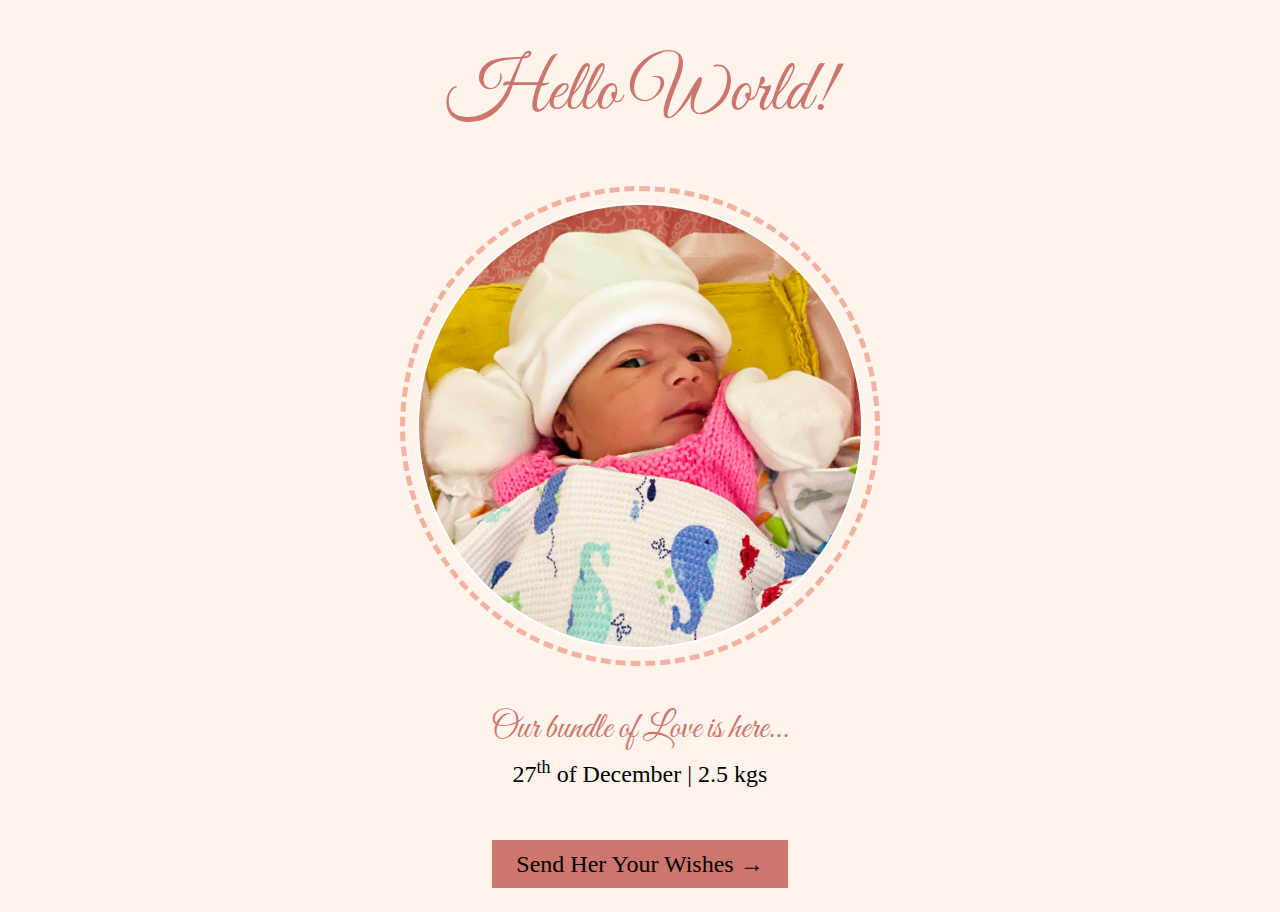
<file: welcome-baby/index.html>
<!DOCTYPE html>
<html>
  <head>
    <meta charset="utf-8" />
    <meta
      name="viewport"
      content="width=device-width, initial-scale=1, user-scalable=no"
    />

    <title>Welcome Baby</title>
    <meta
      name="description"
      content="The Punjabi family has been blessed with a beautiful baby girl. Send your love and wishes."
    />

    <link
      rel="stylesheet"
      href="https://fonts.googleapis.com/css?family=Great+Vibes&display=swap"
    />
    <link rel="stylesheet" href="normalize.css" />
    <link rel="stylesheet" href="styles.css" />
  </head>
  <body>
    <main>
      <section id="intro">
        <h1 class="intro__title">Hello World!</h1>

        <div class="intro__pics">
          <img src="media/playing.jpg" alt="" />
        </div>

        <h3 class="intro__description">Our bundle of Love is here...</h3>
        <p class="intro__info">27<sup>th</sup> of December | 2.5 kgs</p>

        <button type="button" class="intro__button toggle-messenger">
          Send Her Your Wishes &rarr;
        </button>
      </section>

      <section id="messenger">
        <p class="toggle-messenger">&larr; Back</p>

        <h2 class="messenger__title">Send Your Wishes!</h2>
        <p class="messenger__description">
          Baby will see them when she has learnt her ABCs.
        </p>

        <form>
          <label>
            <div>Name</div>
            <input type="text" name="name" required maxlength="16" />
          </label>

          <label>
            <div>Message</div>
            <textarea name="message" required maxlength="512"></textarea>
          </label>

          <button type="submit">Send &rarr;</button>
        </form>
      </section>
    </main>

    <script type="text/javascript" src="scripts.js"></script>
  </body>
</html>
</file>
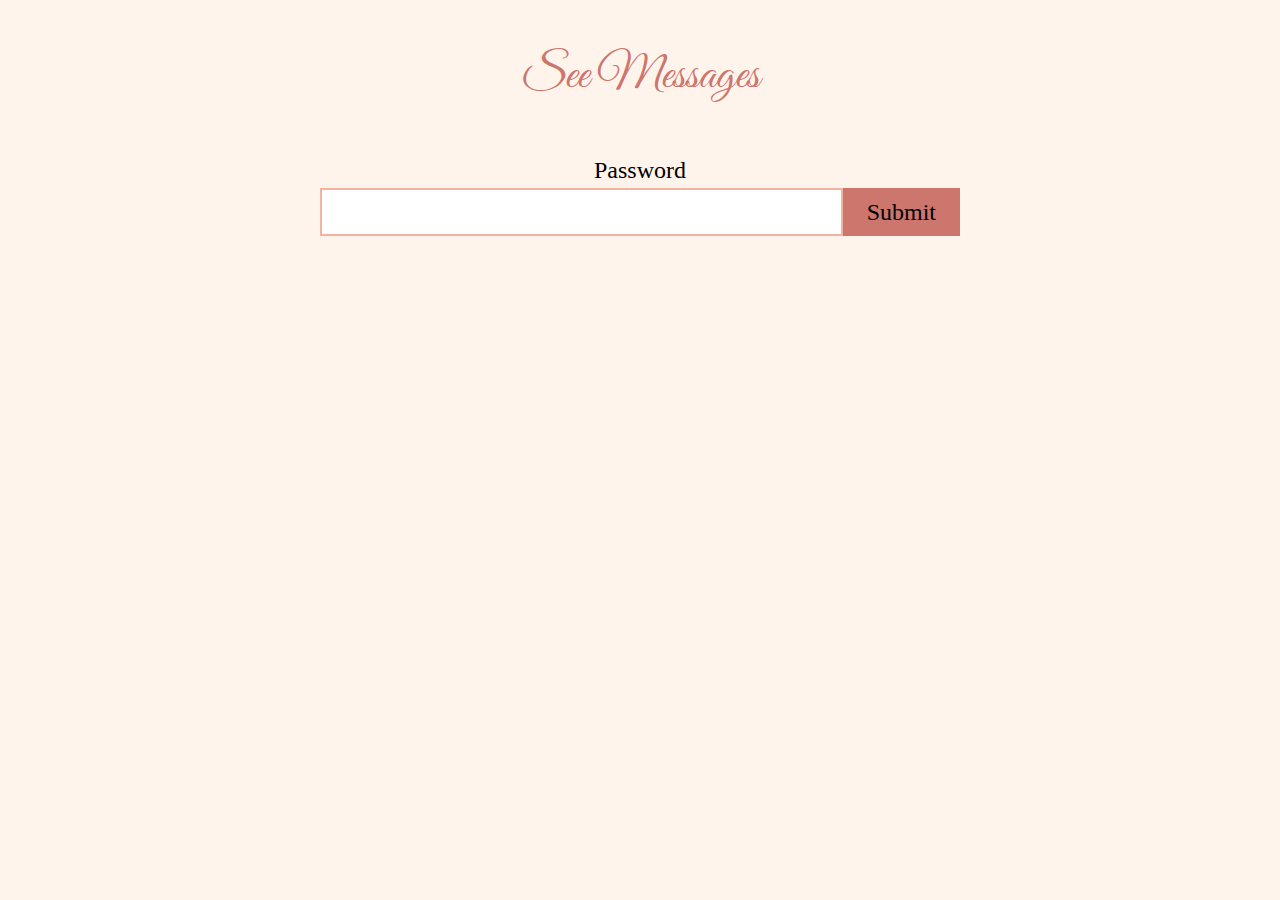
<file: welcome-baby/see-messages/index.html>
<!DOCTYPE html>
<html>
  <head>
    <meta charset="utf-8" />
    <meta
      name="viewport"
      content="width=device-width, initial-scale=1, user-scalable=no"
    />

    <title>See Messages - Welcome Baby</title>
    <meta
      name="description"
      content="See the messages that have been sent for the baby."
    />

    <link
      rel="stylesheet"
      href="https://fonts.googleapis.com/css?family=Great+Vibes&display=swap"
    />
    <link rel="stylesheet" href="../normalize.css" />
    <link rel="stylesheet" href="../styles.css" />
  </head>
  <body>
    <main>
      <section id="intro">
        <h2 class="intro__title">See Messages</h2>

        <form>
          <label>
            Password
            <div class="input-with-button">
              <input type="password" name="password" required />
              <button type="submit">Submit</button>
            </div>
          </label>
        </form>
      </section>

      <section id="messages"></section>
    </main>

    <script type="text/javascript" src="./scripts.js"></script>
  </body>
</html>
</file>
<file: welcome-baby/styles.css>
/*===============
 - GENERIC
===============*/
*,
*::after,
*::before {
  box-sizing: border-box;
}

html {
  background: #fff4eb;
  color: #000;
  font-family: 'Times New Roman', Times, serif;
  font-size: 24px;
  line-height: 1.5;
}

body {
  padding: 0 1rem;
  text-align: center;
}

body.isBusy::before {
  content: '';
  display: block;
  height: 100%;
  left: 0;
  position: fixed;
  top: 0;
  width: 100%;
  z-index: 9;
}

@keyframes rotate {
  100% {
    transform: rotate(360deg);
  }
}

body.isBusy::after {
  animation: rotate 1s linear infinite;
  border: 5px solid #cd766d;
  border-top-color: transparent;
  border-radius: 50%;
  content: '';
  display: block;
  height: 20vh;
  left: 50%;
  margin: -10vh 0 0 -10vh;
  position: fixed;
  top: 50%;
  width: 20vh;
  z-index: 99;
}

h1,
h2,
h3 {
  color: #cd766d;
  font-family: 'Great Vibes', cursive;
  font-weight: 400;
}

h1 {
  font-size: 3rem;
  line-height: 1.25;
}

h2 {
  font-size: 2rem;
}

h3 {
  font-size: 1.5rem;
}

img {
  height: auto;
  max-width: 100%;
  vertical-align: middle;
  width: auto;
}

input,
textarea {
  border: 2px solid #f2b3a2;
  box-shadow: none;
  display: block;
  font-family: inherit;
  font-size: inherit;
  padding: 0.5rem;
  width: 100%;
}

input {
  height: 2rem;
}

textarea {
  height: 5rem;
  resize: none;
}

button {
  background: #cd766d;
  border: none;
  display: inline-block;
  line-height: 1;
  margin: 1rem 0;
  padding: 0.5rem 1rem;
}

/*===============
- SEE MESSAGES
===============*/
.input-with-button {
  display: flex;
}

.input-with-button button {
  flex-shrink: 0;
  margin: 0;
}

#messages {
  padding: 0.5rem 0;
}

#messages .message {
  border: 5px dashed #cd766d;
  display: inline-block;
  margin: 0.5rem 0;
  padding: 0.5rem;
  width: 100%;
}

#messages .message h3 {
  text-transform: capitalize;
}

@media all and (min-width: 640px) {
  #messages {
    columns: 2;
  }
}

@media all and (min-width: 960px) {
  #messages {
    columns: 3;
  }
}

/*===============
 - INTRO
===============*/
.intro__pics {
  border: 5px dashed #f2b3a2;
  border-radius: 50%;
  display: inline-block;
  max-width: 480px;
  padding: 0.5rem;
}

.intro__pics img {
  border: 2px solid #fff;
  border-radius: 50%;
}

.intro__description {
  margin-bottom: 0;
}

.intro__info {
  margin-top: 0;
}

/*===============
 - MESSENGER
===============*/
.messenger__title {
  margin-bottom: 0;
}

.messenger__description {
  margin-top: 0;
}

form {
  margin: auto;
  max-width: 640px;
}

/*===============
 - NAVIGATION
===============*/
body.messenger-visible #intro,
#messenger {
  display: none;
}

body.messenger-visible #messenger {
  display: block;
}
</file>
